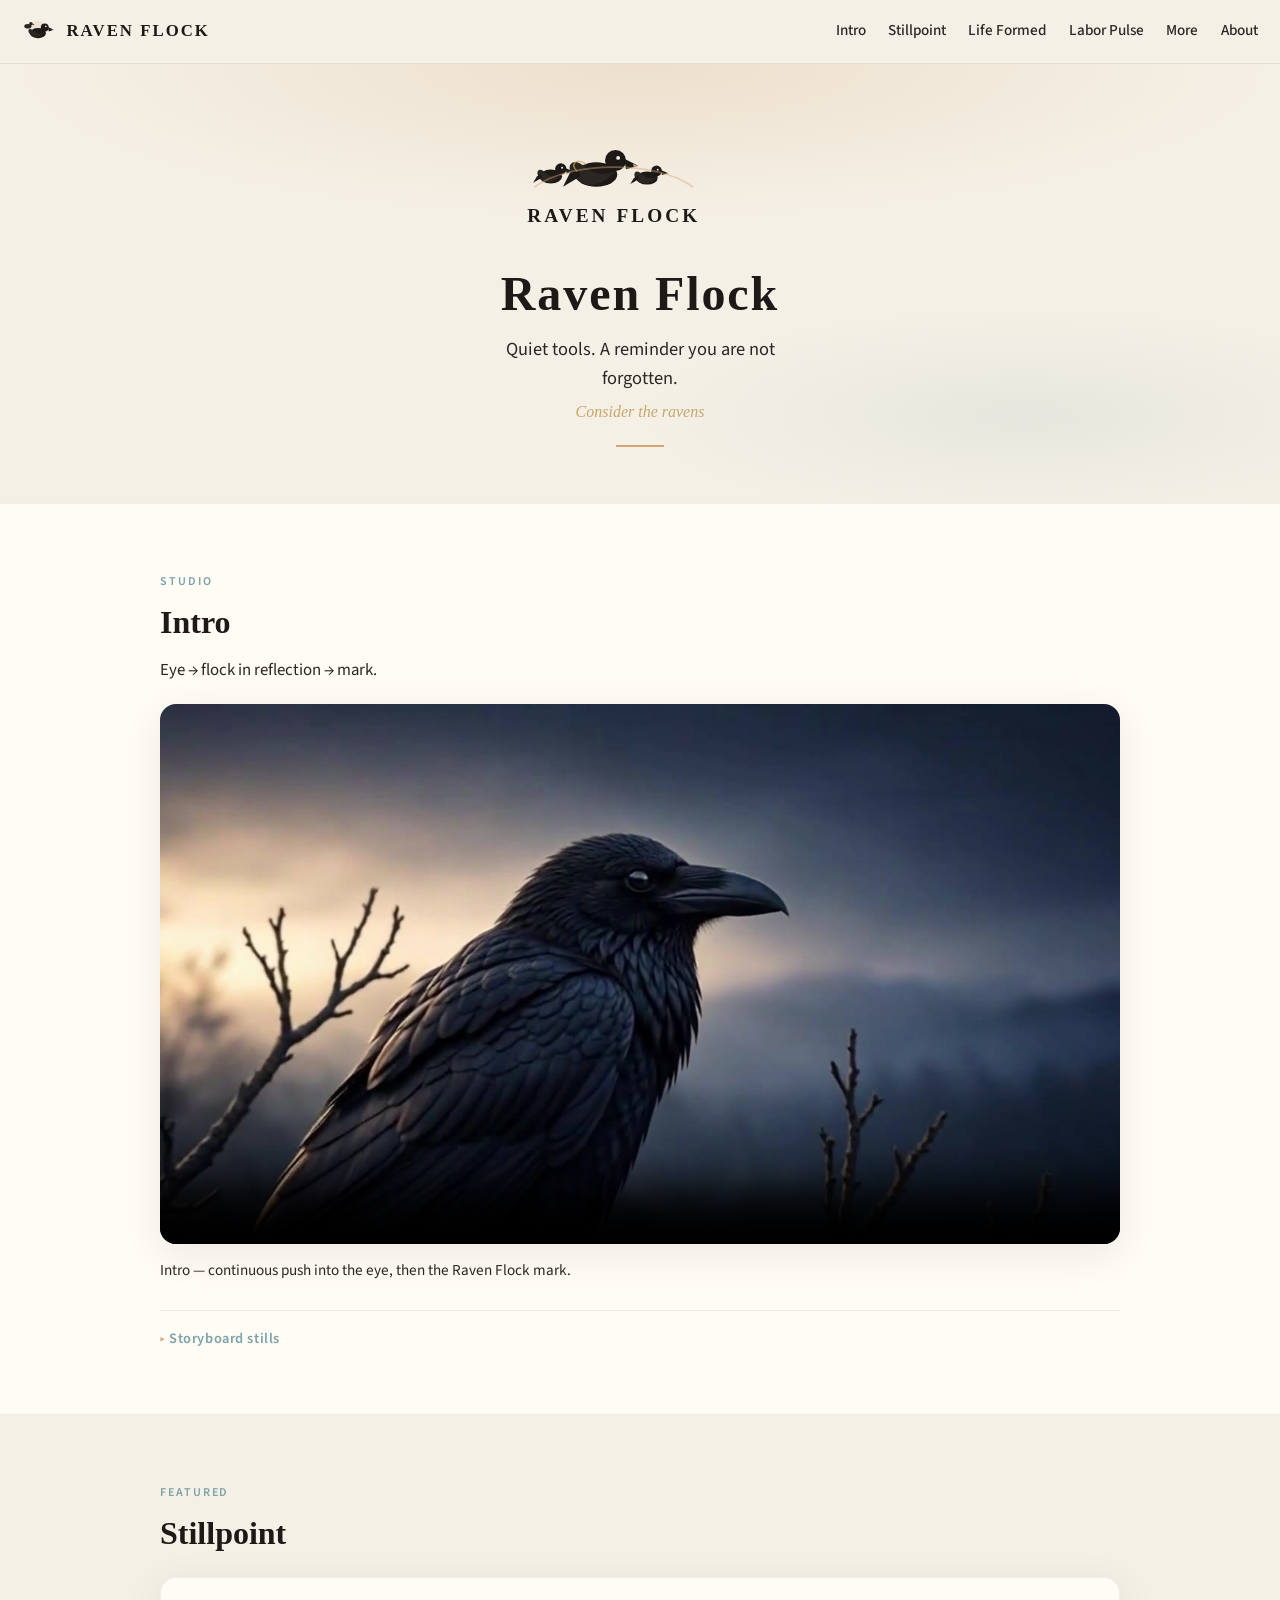
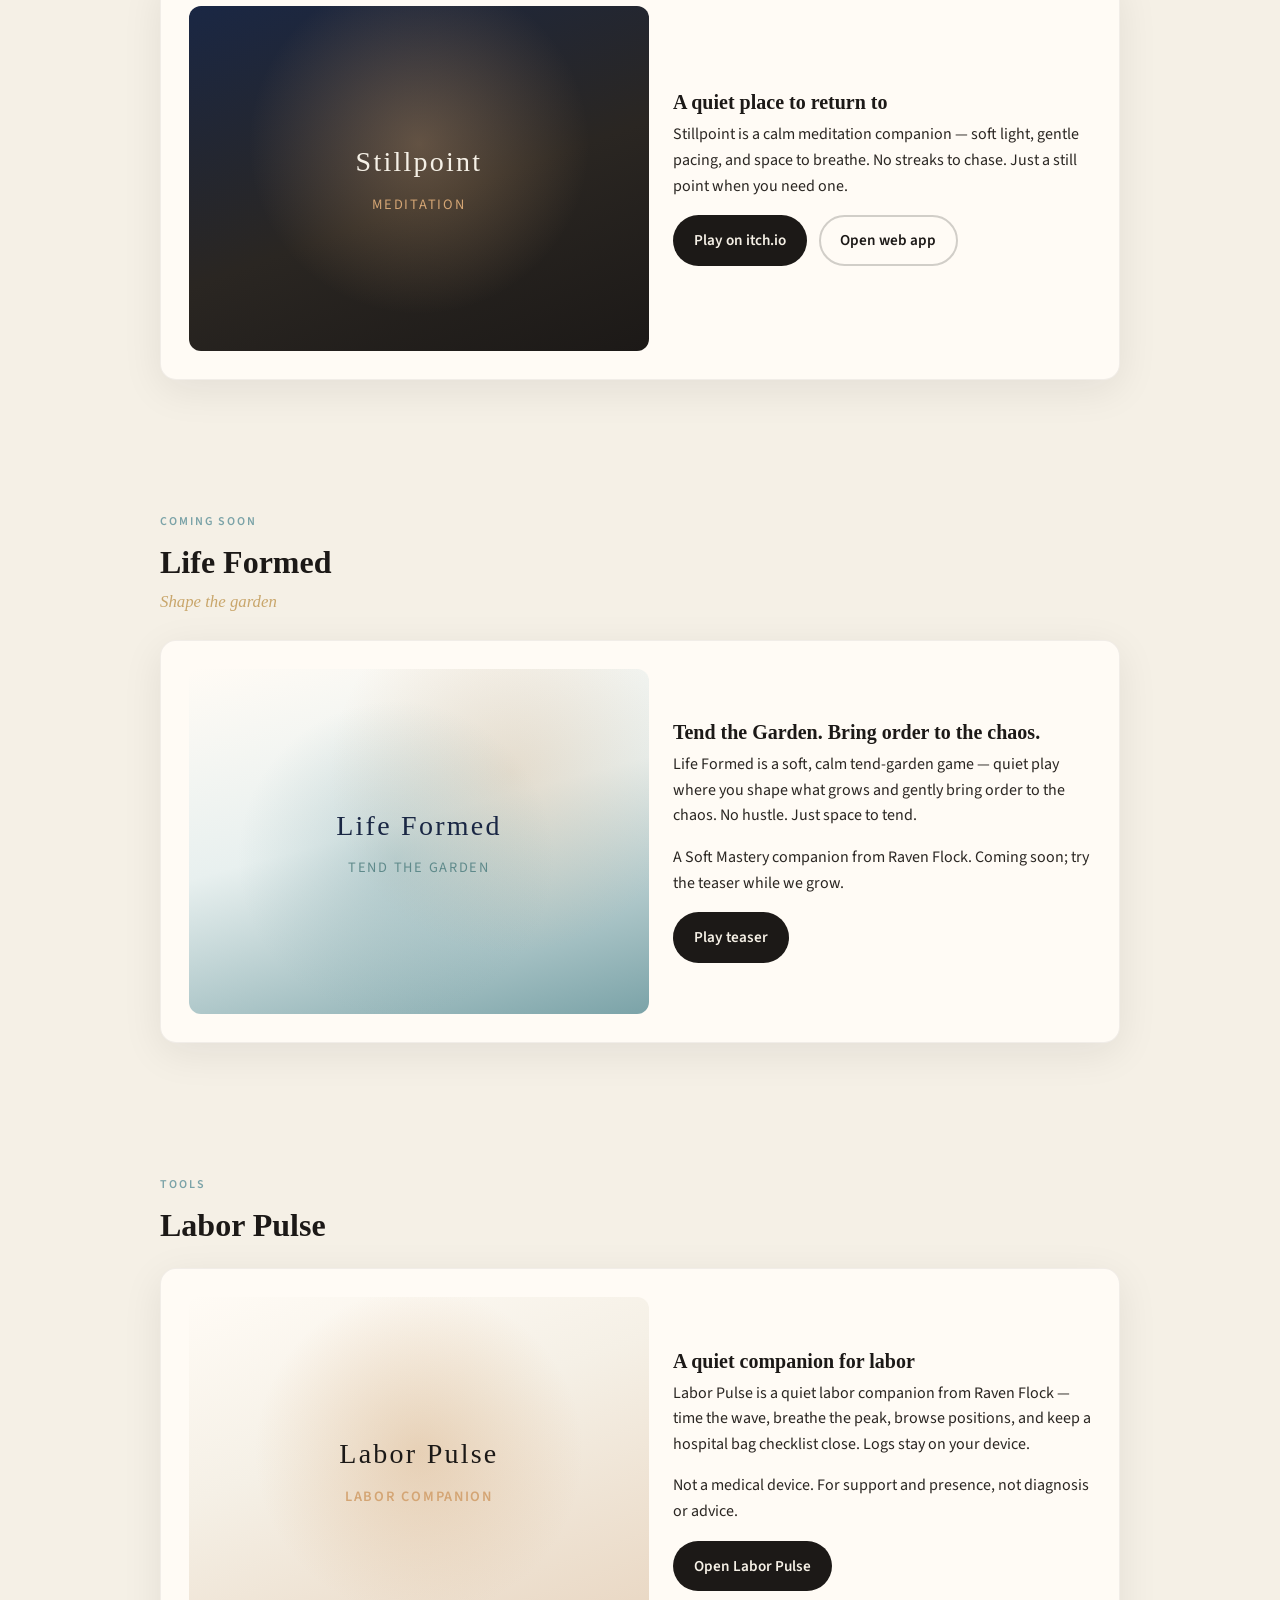
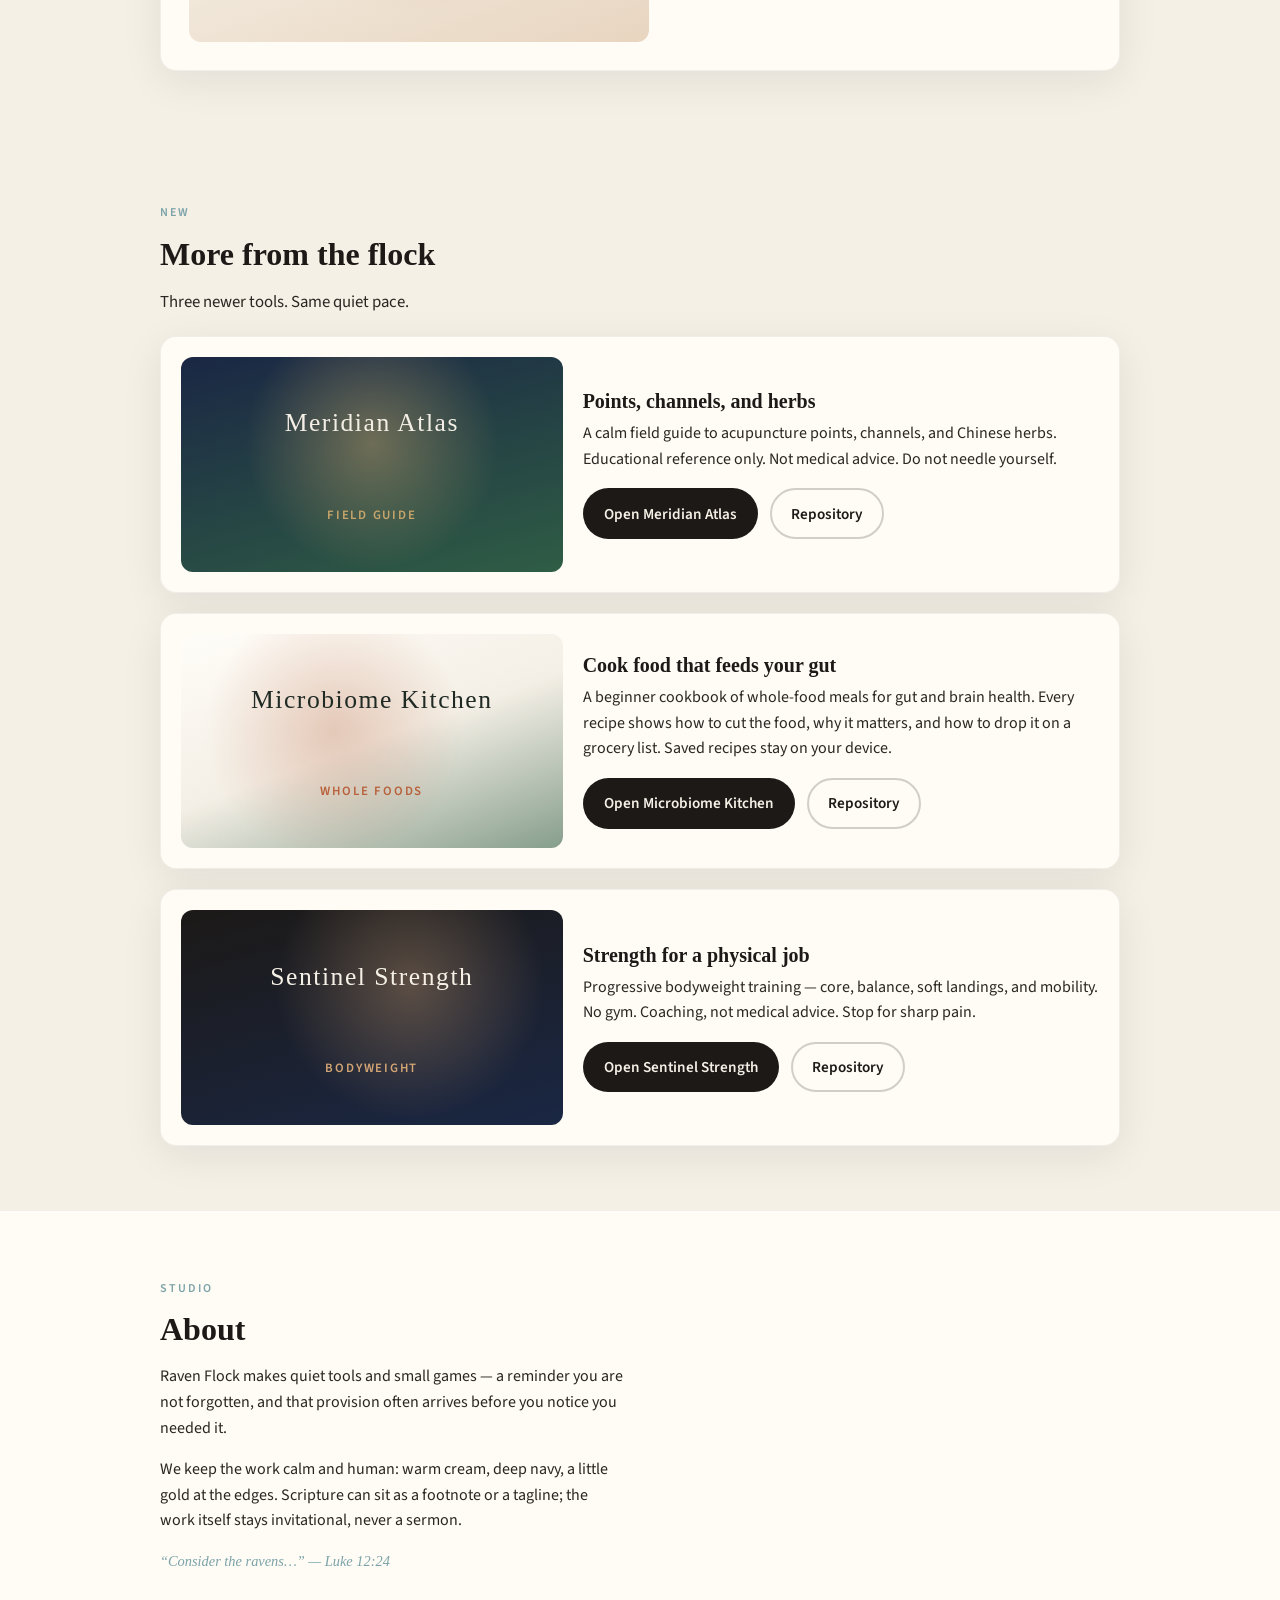
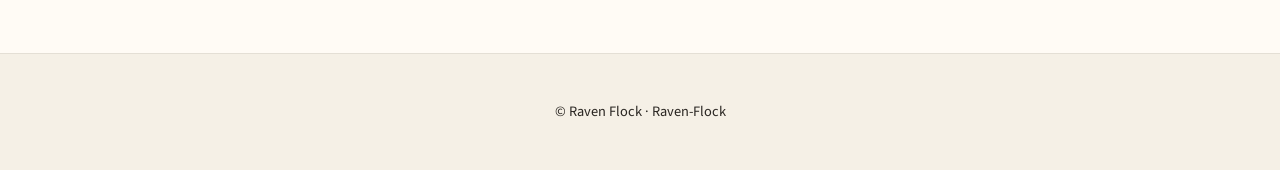
<file: index.html>
<!DOCTYPE html>
<html lang="en">
<head>
  <meta charset="utf-8" />
  <meta name="viewport" content="width=device-width, initial-scale=1" />
  <meta name="description" content="Raven Flock — quiet tools. Home of Stillpoint, Labor Pulse, Life Formed, Meridian Atlas, Microbiome Kitchen, and Sentinel Strength. A reminder you are not forgotten." />
  <meta name="theme-color" content="#F5F0E6" />
  <title>Raven Flock — Consider the ravens</title>
  <link rel="icon" href="favicon.svg" type="image/svg+xml" />
  <link rel="icon" href="favicon-32.png" type="image/png" sizes="32x32" />
  <link rel="apple-touch-icon" href="apple-touch-icon.png" sizes="180x180" />
  <link rel="manifest" href="manifest.webmanifest" />
  <link rel="preload" href="style.css?v=5" as="style" />
  <link rel="stylesheet" href="style.css?v=5" />
  <link rel="preconnect" href="https://fonts.googleapis.com" />
  <link rel="preconnect" href="https://fonts.gstatic.com" crossorigin />
  <link href="https://fonts.googleapis.com/css2?family=Source+Sans+3:wght@400;500;600;700&display=swap" rel="stylesheet" />
</head>
<body>
  <a class="skip" href="#main">Skip to content</a>

  <header class="site-header">
    <a class="brand" href="#top" aria-label="Raven Flock home">
      <img src="favicon.svg" width="36" height="36" alt="" />
      <span class="brand-name">Raven Flock</span>
    </a>
    <nav class="nav" aria-label="Primary">
      <a href="#intro">Intro</a>
      <a href="#stillpoint">Stillpoint</a>
      <a href="#life-formed">Life Formed</a>
      <a href="#labor-pulse">Labor Pulse</a>
      <a href="#more">More</a>
      <a href="#about">About</a>
    </nav>
  </header>

  <main id="main">
    <section class="hero" id="top" aria-labelledby="hero-title">
      <img class="hero-logo" src="logo.svg" width="320" height="120" alt="Raven Flock — three ravens and wordmark" />
      <h1 id="hero-title">Raven Flock</h1>
      <p class="lede" style="margin-left:auto;margin-right:auto;text-align:center">
        Quiet tools. A reminder you are not forgotten.
      </p>
      <p class="tag">Consider the ravens</p>
      <hr class="hero-rule" />
    </section>

    <section class="section intro" id="intro" aria-labelledby="intro-title">
      <div class="section-inner">
        <span class="section-label">Studio</span>
        <h2 id="intro-title">Intro</h2>
        <p class="intro-lede">
          Eye → flock in reflection → mark.
        </p>
        <div id="intro-video-wrap" class="intro-video-wrap">
          <video
            id="intro-video"
            class="intro-video"
            autoplay
            muted
            loop
            playsinline
            controls
            preload="metadata"
            poster="assets/raven-flock-intro-poster.jpg?v=4"
            src="assets/raven-flock-intro.mp4?v=4"
          >
            Your browser does not support the video tag.
          </video>
          <p class="intro-video-caption">
            Intro — continuous push into the eye, then the Raven Flock mark.
          </p>
        </div>
        <details class="storyboard-fallback">
          <summary>Storyboard stills</summary>
          <div class="storyboard" aria-roledescription="carousel" aria-label="Intro storyboard">
            <div id="storyboard-stage"></div>
            <div class="storyboard-caption">
              <div>
                <p><strong>Storyboard</strong> — still frames</p>
                <p class="note">Branch → eye → flock in reflection → mark</p>
              </div>
              <div class="storyboard-controls">
                <button type="button" class="btn-icon" id="storyboard-prev" aria-label="Previous frame">‹</button>
                <div class="dots" id="storyboard-dots" role="tablist" aria-label="Storyboard frames"></div>
                <button type="button" class="btn-icon" id="storyboard-next" aria-label="Next frame">›</button>
                <button type="button" class="btn-icon" id="storyboard-pause" aria-label="Pause slideshow" aria-pressed="false">❚❚</button>
              </div>
            </div>
          </div>
        </details>
      </div>
    </section>

    <section class="section" id="stillpoint" aria-labelledby="stillpoint-title">
      <div class="section-inner">
        <span class="section-label">Featured</span>
        <h2 id="stillpoint-title">Stillpoint</h2>
        <article class="featured-card">
          <div class="stillpoint-visual" aria-hidden="true">
            <div>
              <p class="mark">Stillpoint</p>
              <p class="sub">Meditation</p>
            </div>
          </div>
          <div class="featured-copy">
            <h3>A quiet place to return to</h3>
            <p>
              Stillpoint is a calm meditation companion — soft light, gentle pacing,
              and space to breathe. No streaks to chase. Just a still point when you need one.
            </p>
            <div class="cta-row">
              <a class="btn btn-primary" href="https://dust2ash7.itch.io/stillpoint" rel="noopener noreferrer">
                Play on itch.io
              </a>
              <a class="btn btn-secondary" href="https://raven-flock.github.io/Meditation-App/" rel="noopener noreferrer">
                Open web app
              </a>
            </div>
          </div>
        </article>
      </div>
    </section>

    <section class="section" id="life-formed" aria-labelledby="life-formed-title">
      <div class="section-inner">
        <span class="section-label">Coming soon</span>
        <h2 id="life-formed-title">Life Formed</h2>
        <p class="product-subtitle">Shape the garden</p>
        <article class="featured-card">
          <div class="life-formed-visual" aria-hidden="true">
            <div>
              <p class="mark">Life Formed</p>
              <p class="sub">Tend the garden</p>
            </div>
          </div>
          <div class="featured-copy">
            <h3>Tend the Garden. Bring order to the chaos.</h3>
            <p>
              Life Formed is a soft, calm tend-garden game — quiet play where you shape
              what grows and gently bring order to the chaos. No hustle. Just space to tend.
            </p>
            <p>
              A Soft Mastery companion from Raven Flock. Coming soon; try the teaser while we grow.
            </p>
            <div class="cta-row">
              <a class="btn btn-primary" href="https://raven-flock.github.io/life-formed-play/" rel="noopener noreferrer">
                Play teaser
              </a>
            </div>
          </div>
        </article>
      </div>
    </section>

    <section class="section" id="labor-pulse" aria-labelledby="labor-pulse-title">
      <div class="section-inner">
        <span class="section-label">Tools</span>
        <h2 id="labor-pulse-title">Labor Pulse</h2>
        <article class="featured-card">
          <div class="labor-pulse-visual" aria-hidden="true">
            <div>
              <p class="mark">Labor Pulse</p>
              <p class="sub">Labor companion</p>
            </div>
          </div>
          <div class="featured-copy">
            <h3>A quiet companion for labor</h3>
            <p>
              Labor Pulse is a quiet labor companion from Raven Flock — time the wave,
              breathe the peak, browse positions, and keep a hospital bag checklist close.
              Logs stay on your device.
            </p>
            <p>
              Not a medical device. For support and presence, not diagnosis or advice.
            </p>
            <div class="cta-row">
              <a class="btn btn-primary" href="https://raven-flock.github.io/Labor-Pulse/" rel="noopener noreferrer">
                Open Labor Pulse
              </a>
            </div>
          </div>
        </article>
      </div>
    </section>

    <section class="section" id="more" aria-labelledby="more-title">
      <div class="section-inner">
        <span class="section-label">New</span>
        <h2 id="more-title">More from the flock</h2>
        <p class="intro-lede">Three newer tools. Same quiet pace.</p>
        <div class="more-grid">
          <article class="more-card">
            <div class="more-visual meridian" aria-hidden="true">
              <p class="mark">Meridian Atlas</p>
              <p class="sub">Field guide</p>
            </div>
            <div class="more-copy">
              <h3>Points, channels, and herbs</h3>
              <p>
                A calm field guide to acupuncture points, channels, and Chinese herbs.
                Educational reference only. Not medical advice. Do not needle yourself.
              </p>
              <div class="cta-row">
                <a class="btn btn-primary" href="https://raven-flock.github.io/meridian-atlas/" rel="noopener noreferrer">
                  Open Meridian Atlas
                </a>
                <a class="btn btn-secondary" href="https://github.com/Raven-Flock/meridian-atlas" rel="noopener noreferrer">
                  Repository
                </a>
              </div>
            </div>
          </article>

          <article class="more-card">
            <div class="more-visual kitchen" aria-hidden="true">
              <p class="mark">Microbiome Kitchen</p>
              <p class="sub">Whole foods</p>
            </div>
            <div class="more-copy">
              <h3>Cook food that feeds your gut</h3>
              <p>
                A beginner cookbook of whole-food meals for gut and brain health.
                Every recipe shows how to cut the food, why it matters, and how to
                drop it on a grocery list. Saved recipes stay on your device.
              </p>
              <div class="cta-row">
                <a class="btn btn-primary" href="https://raven-flock.github.io/Microbiome-Kitchen/" rel="noopener noreferrer">
                  Open Microbiome Kitchen
                </a>
                <a class="btn btn-secondary" href="https://github.com/Raven-Flock/Microbiome-Kitchen" rel="noopener noreferrer">
                  Repository
                </a>
              </div>
            </div>
          </article>

          <article class="more-card">
            <div class="more-visual sentinel" aria-hidden="true">
              <p class="mark">Sentinel Strength</p>
              <p class="sub">Bodyweight</p>
            </div>
            <div class="more-copy">
              <h3>Strength for a physical job</h3>
              <p>
                Progressive bodyweight training — core, balance, soft landings, and mobility.
                No gym. Coaching, not medical advice. Stop for sharp pain.
              </p>
              <div class="cta-row">
                <a class="btn btn-primary" href="https://raven-flock.github.io/Sentinel-Strength/" rel="noopener noreferrer">
                  Open Sentinel Strength
                </a>
                <a class="btn btn-secondary" href="https://github.com/Raven-Flock/Sentinel-Strength" rel="noopener noreferrer">
                  Repository
                </a>
              </div>
            </div>
          </article>
        </div>
      </div>
    </section>

    <section class="section about" id="about" aria-labelledby="about-title" style="background:var(--nest);border-top:1px solid rgba(28,25,23,0.06)">
      <div class="section-inner">
        <span class="section-label">Studio</span>
        <h2 id="about-title">About</h2>
        <p>
          Raven Flock makes quiet tools and small games —
          a reminder you are not forgotten, and that provision often arrives
          before you notice you needed it.
        </p>
        <p>
          We keep the work calm and human: warm cream, deep navy, a little gold at the edges.
          Scripture can sit as a footnote or a tagline; the work itself stays invitational, never a sermon.
        </p>
        <p class="quiet">“Consider the ravens…” — Luke 12:24</p>
      </div>
    </section>
  </main>

  <footer class="site-footer">
    <p>© Raven Flock · <a href="https://github.com/Raven-Flock">Raven-Flock</a></p>
  </footer>

  <script src="frames-loader.js?v=3.4.1"></script>
  <script src="script.js?v=3.4.1" defer></script>
</body>
</html>
</file>
<file: style.css>
/* Raven Flock — studio site */
:root {
  --cream: #F5F0E6;
  --nest: #FFFBF5;
  --ink: #1C1917;
  --ink-soft: #2A2622;
  --amber: #D4A574;
  --gold: #C9A66B;
  --sky: #7BA3A8;
  --teal: #5F8A8B;
  --navy: #1a2744;
  --shadow: 0 10px 40px rgba(28, 25, 23, 0.08);
  --radius: 16px;
  --max: 960px;
  --header-h: 64px;
  font-synthesis: none;
}

*, *::before, *::after { box-sizing: border-box; }

html {
  scroll-behavior: smooth;
  scroll-padding-top: calc(var(--header-h) + 12px);
}

body {
  margin: 0;
  font-family: "Source Sans 3", "Segoe UI", system-ui, -apple-system, sans-serif;
  color: var(--ink);
  background: var(--cream);
  line-height: 1.6;
  -webkit-font-smoothing: antialiased;
}

img { max-width: 100%; height: auto; display: block; }

a { color: var(--teal); text-underline-offset: 3px; }
a:hover { color: var(--ink); }

.skip {
  position: absolute;
  left: -9999px;
  top: 0;
  background: var(--ink);
  color: var(--cream);
  padding: 0.5rem 1rem;
  z-index: 1000;
}
.skip:focus { left: 0.5rem; top: 0.5rem; }

/* Header */
.site-header {
  position: sticky;
  top: 0;
  z-index: 100;
  height: var(--header-h);
  display: flex;
  align-items: center;
  justify-content: space-between;
  gap: 1rem;
  padding: 0 1.25rem;
  background: rgba(245, 240, 230, 0.92);
  backdrop-filter: blur(10px);
  border-bottom: 1px solid rgba(28, 25, 23, 0.08);
}

.brand {
  display: inline-flex;
  align-items: center;
  gap: 0.65rem;
  text-decoration: none;
  color: var(--ink);
  font-weight: 650;
  letter-spacing: 0.04em;
}

.brand img, .brand svg {
  width: 36px;
  height: 36px;
  flex-shrink: 0;
}

.brand-name {
  font-family: Georgia, "Times New Roman", serif;
  font-size: 1.05rem;
  letter-spacing: 0.12em;
  text-transform: uppercase;
}

.nav {
  display: flex;
  gap: 0.25rem 1.1rem;
  flex-wrap: wrap;
  justify-content: flex-end;
}

.nav a {
  text-decoration: none;
  color: var(--ink-soft);
  font-size: 0.95rem;
  font-weight: 500;
  padding: 0.35rem 0.15rem;
  border-bottom: 2px solid transparent;
}
.nav a:hover,
.nav a:focus-visible {
  color: var(--ink);
  border-bottom-color: var(--amber);
  outline: none;
}

/* Layout */
main { overflow-x: hidden; }

.section {
  padding: 4rem 1.25rem;
}

.section-inner {
  max-width: var(--max);
  margin: 0 auto;
}

.section-label {
  display: inline-block;
  font-size: 0.75rem;
  letter-spacing: 0.16em;
  text-transform: uppercase;
  color: var(--sky);
  font-weight: 600;
  margin-bottom: 0.75rem;
}

h1, h2, h3 {
  font-family: Georgia, "Times New Roman", serif;
  font-weight: 600;
  line-height: 1.2;
  color: var(--ink);
}

h1 { font-size: clamp(2rem, 5vw, 3rem); margin: 0 0 0.75rem; letter-spacing: 0.04em; }
h2 { font-size: clamp(1.5rem, 3vw, 2rem); margin: 0 0 1rem; }
h3 { font-size: 1.25rem; margin: 0 0 0.5rem; }

.lede {
  font-size: 1.15rem;
  color: var(--ink-soft);
  max-width: 36ch;
  margin: 0;
}

/* Hero */
.hero {
  padding: 4.5rem 1.25rem 3.5rem;
  text-align: center;
  background:
    radial-gradient(ellipse 70% 50% at 50% 0%, rgba(212, 165, 116, 0.22), transparent 70%),
    radial-gradient(ellipse 50% 40% at 80% 80%, rgba(123, 163, 168, 0.12), transparent 60%),
    var(--cream);
}

.hero-logo {
  width: min(280px, 80vw);
  margin: 0 auto 1.5rem;
}

.hero .tag {
  margin: 0.35rem auto 0;
  color: var(--gold);
  font-style: italic;
  font-family: Georgia, serif;
  font-size: 1rem;
}

.hero-rule {
  width: 48px;
  height: 2px;
  background: var(--amber);
  margin: 1.25rem auto 0;
  border: none;
}

/* Intro storyboard */
.intro {
  background: var(--nest);
  border-block: 1px solid rgba(28, 25, 23, 0.06);
}

.storyboard {
  position: relative;
  margin-top: 1.5rem;
}

.storyboard-frame {
  display: none;
  border-radius: var(--radius);
  overflow: hidden;
  box-shadow: var(--shadow);
  background: var(--navy);
  aspect-ratio: 16 / 9;
}

.storyboard-frame.is-active { display: block; }

.storyboard-frame img {
  width: 100%;
  height: 100%;
  object-fit: cover;
}

.storyboard-caption {
  display: flex;
  flex-wrap: wrap;
  align-items: center;
  justify-content: space-between;
  gap: 0.75rem;
  margin-top: 1rem;
}

.storyboard-caption p {
  margin: 0;
  color: var(--ink-soft);
  font-size: 0.95rem;
}

.storyboard-caption .note {
  color: var(--sky);
  font-size: 0.85rem;
}

.storyboard-controls {
  display: flex;
  align-items: center;
  gap: 0.5rem;
}

.dots {
  display: flex;
  gap: 0.4rem;
}

.dot {
  width: 10px;
  height: 10px;
  border-radius: 50%;
  border: 2px solid var(--amber);
  background: transparent;
  padding: 0;
  cursor: pointer;
}
.dot[aria-current="true"] {
  background: var(--amber);
}

.btn-icon {
  appearance: none;
  border: 1px solid rgba(28, 25, 23, 0.15);
  background: var(--nest);
  color: var(--ink);
  border-radius: 999px;
  width: 2.25rem;
  height: 2.25rem;
  cursor: pointer;
  font-size: 1rem;
  line-height: 1;
}
.btn-icon:hover,
.btn-icon:focus-visible {
  border-color: var(--amber);
  outline: none;
  box-shadow: 0 0 0 3px rgba(212, 165, 116, 0.25);
}

/* Featured Stillpoint */
.featured-card {
  display: grid;
  gap: 1.5rem;
  margin-top: 1.5rem;
  padding: 1.75rem;
  background: var(--nest);
  border-radius: var(--radius);
  box-shadow: var(--shadow);
  border: 1px solid rgba(28, 25, 23, 0.06);
}

@media (min-width: 720px) {
  .featured-card {
    grid-template-columns: 1.1fr 1fr;
    align-items: center;
  }
}

.stillpoint-visual {
  aspect-ratio: 4 / 3;
  border-radius: 12px;
  background:
    radial-gradient(circle at 50% 40%, rgba(212, 165, 116, 0.35), transparent 55%),
    linear-gradient(160deg, #1a2744 0%, #2A2622 55%, #1C1917 100%);
  display: grid;
  place-items: center;
  color: var(--cream);
  text-align: center;
  padding: 1.5rem;
}

.stillpoint-visual .mark {
  font-family: Georgia, serif;
  font-size: 1.75rem;
  letter-spacing: 0.08em;
  margin: 0;
}
.stillpoint-visual .sub {
  margin: 0.5rem 0 0;
  color: var(--amber);
  font-size: 0.9rem;
  letter-spacing: 0.12em;
  text-transform: uppercase;
}

.featured-copy p {
  margin: 0 0 1rem;
  color: var(--ink-soft);
}

.cta-row {
  display: flex;
  flex-wrap: wrap;
  gap: 0.75rem;
}

.btn {
  display: inline-flex;
  align-items: center;
  justify-content: center;
  gap: 0.4rem;
  padding: 0.7rem 1.2rem;
  border-radius: 999px;
  font-weight: 600;
  font-size: 0.95rem;
  text-decoration: none;
  border: 2px solid transparent;
  transition: background 0.15s, color 0.15s, border-color 0.15s;
}

.btn-primary {
  background: var(--ink);
  color: var(--cream);
}
.btn-primary:hover {
  background: var(--ink-soft);
  color: var(--nest);
}

.btn-secondary {
  background: transparent;
  color: var(--ink);
  border-color: rgba(28, 25, 23, 0.2);
}
.btn-secondary:hover {
  border-color: var(--amber);
  color: var(--ink);
}

/* About */
.about p {
  max-width: 58ch;
  color: var(--ink-soft);
  margin: 0 0 1rem;
}
.about .quiet {
  font-size: 0.9rem;
  color: var(--sky);
  font-style: italic;
  font-family: Georgia, serif;
}

/* Footer */
.site-footer {
  padding: 2rem 1.25rem;
  text-align: center;
  border-top: 1px solid rgba(28, 25, 23, 0.08);
  color: var(--ink-soft);
  font-size: 0.9rem;
}
.site-footer a {
  color: inherit;
  text-decoration: none;
}
.site-footer a:hover { color: var(--teal); }

@media (max-width: 520px) {
  .brand-name { font-size: 0.85rem; letter-spacing: 0.08em; }
  .nav { gap: 0.75rem; }
  .nav a { font-size: 0.88rem; }
}

/* Intro motion */
.intro-lede {
  margin: 0 0 1.25rem;
  color: var(--ink-soft);
  font-size: 1.05rem;
}

.intro-video-wrap {
  margin-top: 0.5rem;
}

.intro-video {
  display: block;
  width: 100%;
  aspect-ratio: 16 / 9;
  height: auto;
  border-radius: var(--radius);
  background: var(--navy);
  box-shadow: var(--shadow);
  object-fit: cover;
}

.intro-video-caption {
  margin: 0.85rem 0 0;
  color: var(--ink-soft);
  font-size: 0.95rem;
}

.storyboard-fallback {
  margin-top: 1.75rem;
  border-top: 1px solid rgba(28, 25, 23, 0.08);
  padding-top: 1rem;
}

.storyboard-fallback > summary {
  cursor: pointer;
  color: var(--sky);
  font-size: 0.9rem;
  font-weight: 600;
  letter-spacing: 0.04em;
  list-style: none;
}

.storyboard-fallback > summary::-webkit-details-marker { display: none; }
.storyboard-fallback > summary::before {
  content: "▸ ";
  color: var(--amber);
}
.storyboard-fallback[open] > summary::before { content: "▾ "; }

.storyboard-fallback .storyboard {
  margin-top: 1rem;
}


/* Product subtitle under section h2 */
.product-subtitle {
  margin: -0.5rem 0 0;
  color: var(--gold);
  font-family: Georgia, "Times New Roman", serif;
  font-style: italic;
  font-size: 1.05rem;
}

/* Life Formed visual — garden / cream / teal */
.life-formed-visual {
  aspect-ratio: 4 / 3;
  border-radius: 12px;
  background:
    radial-gradient(circle at 45% 55%, rgba(123, 163, 168, 0.35), transparent 50%),
    radial-gradient(circle at 70% 30%, rgba(212, 165, 116, 0.28), transparent 45%),
    linear-gradient(165deg, #FFFBF5 0%, #E8F0EF 45%, #7BA3A8 100%);
  display: grid;
  place-items: center;
  color: var(--navy);
  text-align: center;
  padding: 1.5rem;
}

.life-formed-visual .mark {
  font-family: Georgia, serif;
  font-size: 1.75rem;
  letter-spacing: 0.08em;
  margin: 0;
}

.life-formed-visual .sub {
  margin: 0.5rem 0 0;
  color: var(--teal);
  font-size: 0.9rem;
  letter-spacing: 0.12em;
  text-transform: uppercase;
}

/* Labor Pulse visual — warm cream / amber, calm not clinical */
.labor-pulse-visual {
  aspect-ratio: 4 / 3;
  border-radius: 12px;
  background:
    radial-gradient(circle at 50% 45%, rgba(212, 165, 116, 0.4), transparent 55%),
    linear-gradient(160deg, #FFFBF5 0%, #F5F0E6 40%, #E8D5C0 100%);
  display: grid;
  place-items: center;
  color: var(--ink);
  text-align: center;
  padding: 1.5rem;
}

.labor-pulse-visual .mark {
  font-family: Georgia, serif;
  font-size: 1.75rem;
  letter-spacing: 0.08em;
  margin: 0;
}

.labor-pulse-visual .sub {
  margin: 0.5rem 0 0;
  color: var(--amber);
  font-size: 0.9rem;
  letter-spacing: 0.12em;
  text-transform: uppercase;
  font-weight: 600;
}

/* Newer tools */
.more-grid {
  display: grid;
  gap: 1.25rem;
  margin-top: 0.5rem;
}

.more-card {
  display: grid;
  gap: 1.25rem;
  padding: 1.25rem;
  background: var(--nest);
  border-radius: var(--radius);
  box-shadow: var(--shadow);
  border: 1px solid rgba(28, 25, 23, 0.06);
}

@media (min-width: 720px) {
  .more-card {
    grid-template-columns: 0.85fr 1.15fr;
    align-items: center;
  }
}

.more-visual {
  aspect-ratio: 16 / 9;
  border-radius: 12px;
  display: grid;
  place-items: center;
  text-align: center;
  padding: 1.25rem;
}

.more-visual .mark {
  font-family: Georgia, serif;
  font-size: clamp(1.35rem, 2vw, 1.7rem);
  letter-spacing: 0.06em;
  margin: 0;
}

.more-visual .sub {
  margin: 0.45rem 0 0;
  font-size: 0.8rem;
  letter-spacing: 0.14em;
  text-transform: uppercase;
  font-weight: 600;
}

.more-visual.meridian {
  color: #F4EFE6;
  background:
    radial-gradient(circle at 50% 40%, rgba(201, 166, 107, 0.45), transparent 55%),
    linear-gradient(165deg, #1a2744 0%, #2F5D45 100%);
}
.more-visual.meridian .sub { color: #C9A66B; }

.more-visual.kitchen {
  color: #1F2A24;
  background:
    radial-gradient(circle at 40% 45%, rgba(184, 97, 60, 0.28), transparent 50%),
    linear-gradient(160deg, #FFFDF8 0%, #F4EFE6 50%, #2F5D45 140%);
}
.more-visual.kitchen .sub { color: #B8613C; }

.more-visual.sentinel {
  color: #F5F0E6;
  background:
    radial-gradient(circle at 60% 35%, rgba(212, 165, 116, 0.35), transparent 50%),
    linear-gradient(165deg, #1C1917 0%, #1a2744 100%);
}
.more-visual.sentinel .sub { color: #D4A574; }

.more-copy p {
  margin: 0 0 1rem;
  color: var(--ink-soft);
}
</file>
